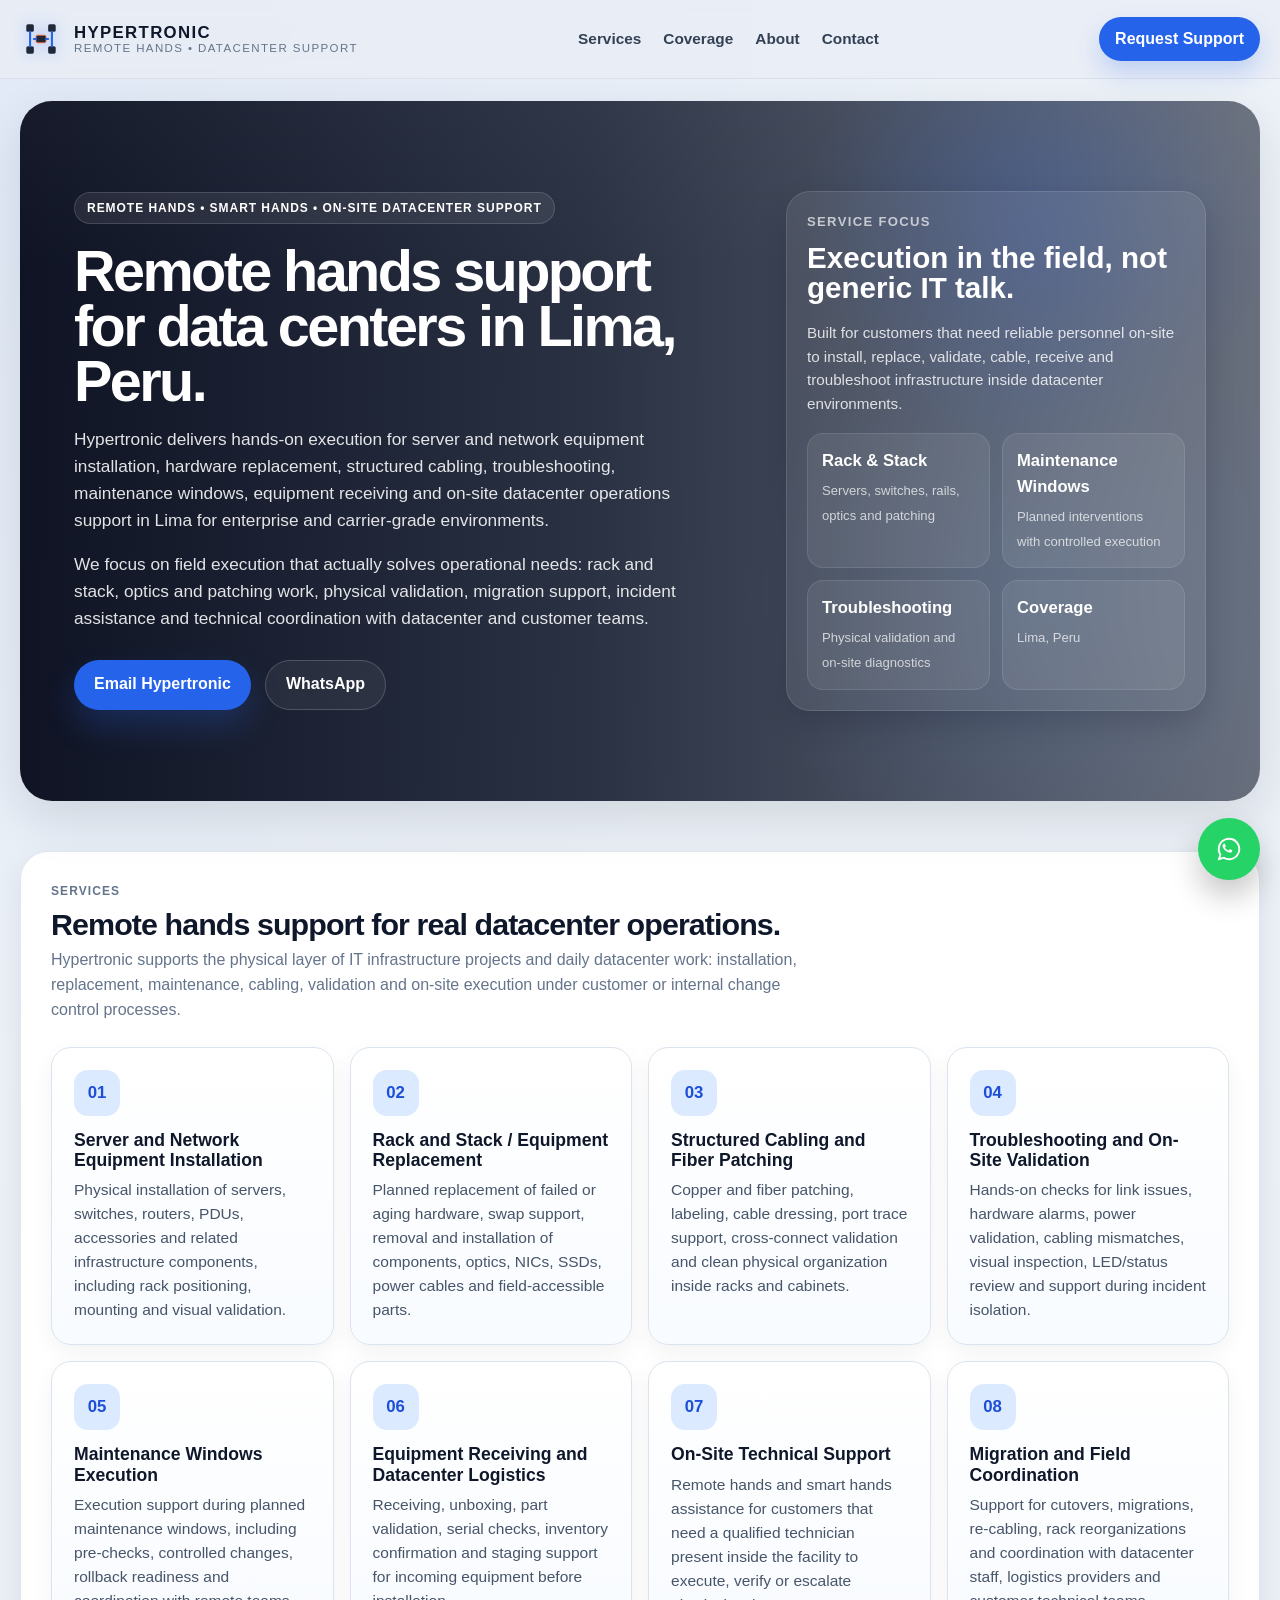
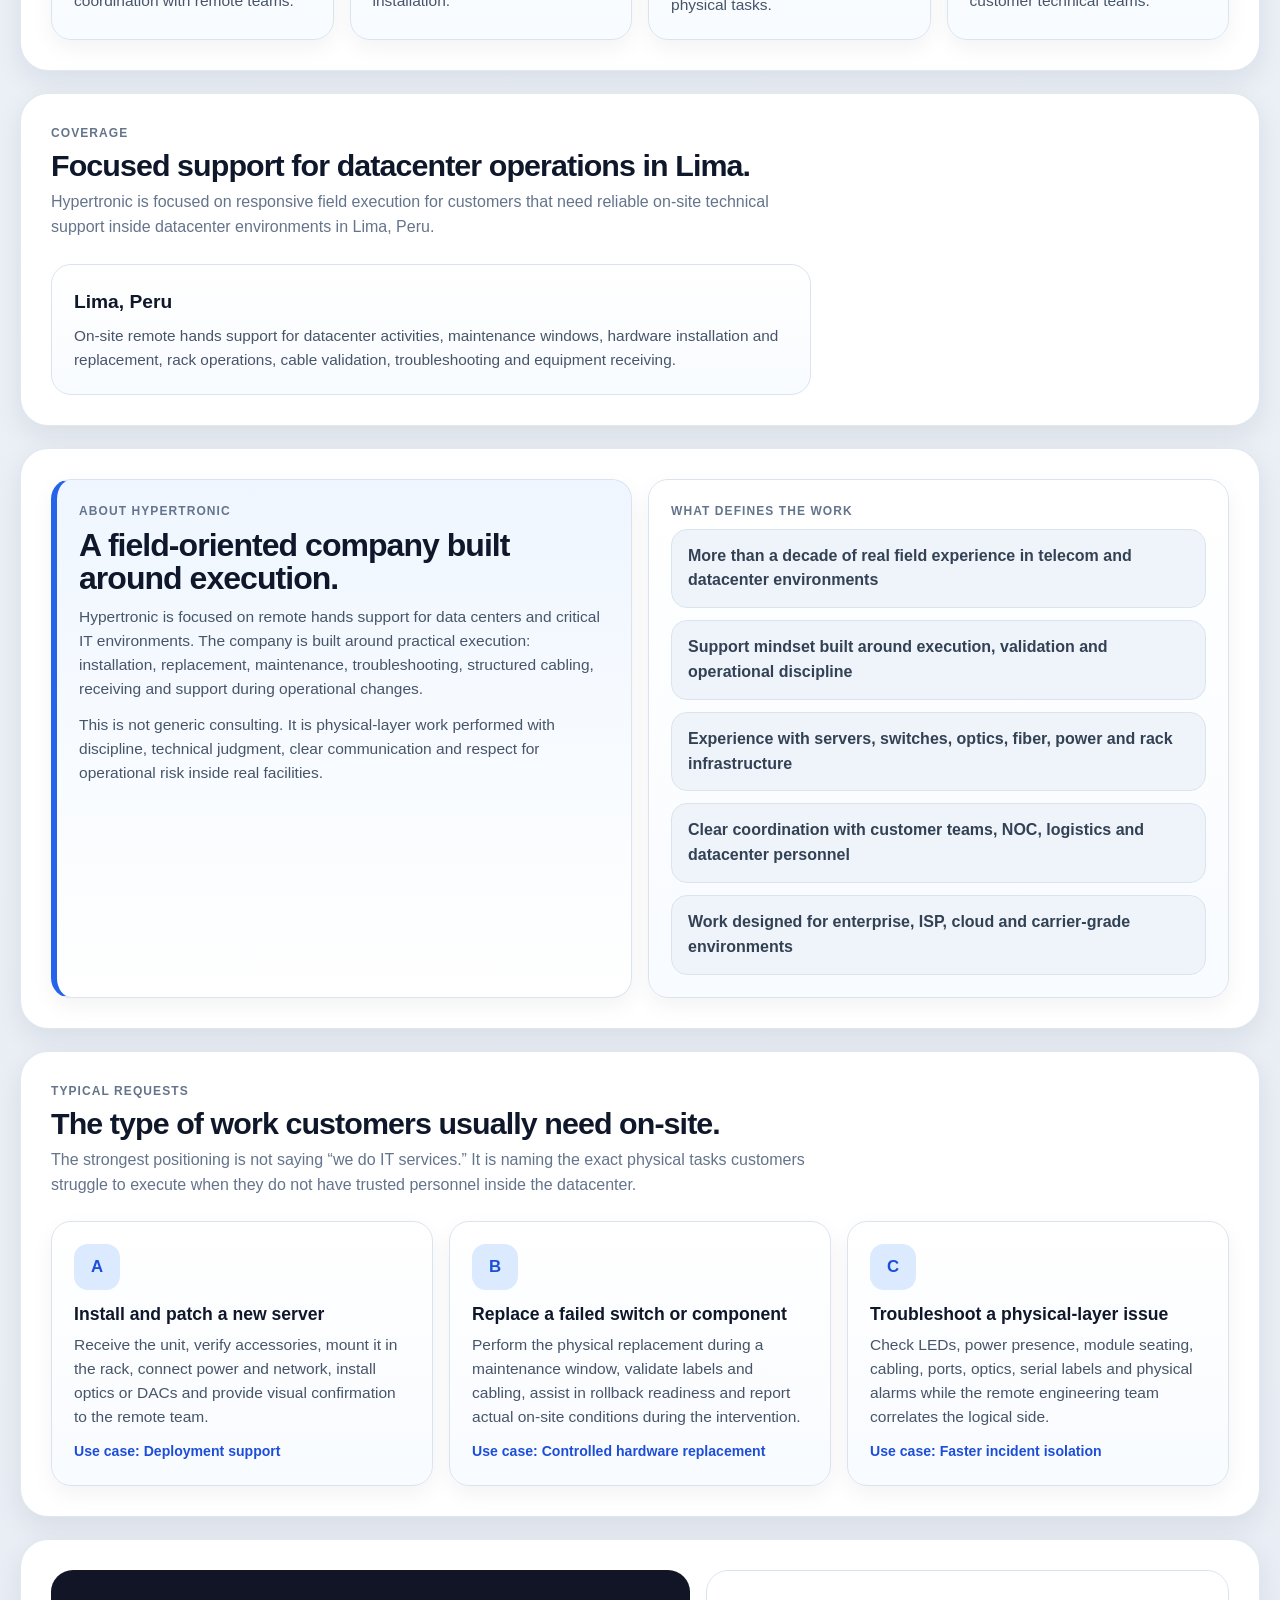
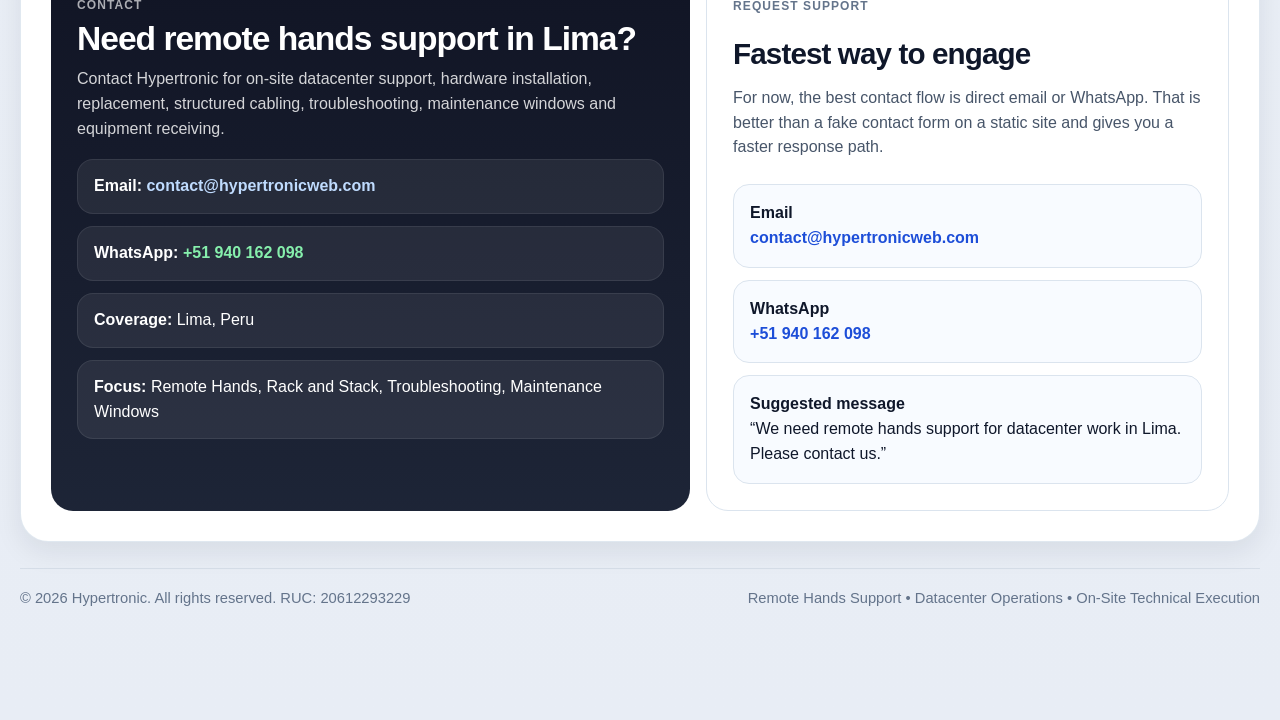
<file: index.html>
<!DOCTYPE html>
<html lang="en">
<head>
  <meta charset="UTF-8" />
  <meta name="viewport" content="width=device-width, initial-scale=1.0" />

  <title>Hypertronic | Remote Hands Support for Data Centers in Lima, Peru</title>
  <meta
    name="description"
    content="Hypertronic provides remote hands support, smart hands, rack and stack, server and network equipment installation, troubleshooting, maintenance windows, structured cabling and on-site datacenter support in Lima, Peru."
  />
  <meta
    name="keywords"
    content="remote hands support Lima, smart hands Lima, datacenter support Lima, rack and stack Lima, server installation Lima, network equipment replacement Lima, structured cabling Lima, maintenance window Lima, on-site technical support Lima Peru"
  />
  <meta name="author" content="Hypertronic" />
  <meta name="robots" content="index, follow" />

  <meta property="og:title" content="Hypertronic | Remote Hands Support for Data Centers in Lima, Peru" />
  <meta property="og:description" content="Remote hands support, rack and stack, troubleshooting, maintenance windows, cabling, equipment receiving and on-site datacenter operations support in Lima, Peru." />
  <meta property="og:type" content="website" />
  <meta property="og:url" content="https://hypertronicweb.com/" />
  <meta property="og:image" content="https://hypertronicweb.com/assets/logo-core.svg" />

  <meta name="twitter:card" content="summary_large_image" />
  <meta name="twitter:title" content="Hypertronic | Remote Hands Support in Lima" />
  <meta name="twitter:description" content="Datacenter remote hands support in Lima, Peru." />

  <link rel="canonical" href="https://hypertronicweb.com/" />
  <link rel="icon" href="assets/logo-core.svg" type="image/svg+xml" />

  <style>
    :root{
      --bg:#e9eef5;
      --surface:#ffffff;
      --surface-soft:#f8fbff;
      --surface-muted:#eef4fa;
      --text:#0f172a;
      --muted:#64748b;
      --line:#dbe4ee;
      --primary:#2563eb;
      --primary-dark:#1d4ed8;
      --primary-soft:#dbeafe;
      --shadow-lg:0 18px 50px rgba(15,23,42,.12);
      --shadow-md:0 10px 28px rgba(15,23,42,.08);
      --radius-xl:28px;
      --max:1240px;
    }

    *{margin:0;padding:0;box-sizing:border-box}
    html{scroll-behavior:smooth}

    body{
      font-family:Arial,sans-serif;
      background:
        radial-gradient(circle at top left, rgba(37,99,235,.06), transparent 26%),
        linear-gradient(180deg, #edf2f8 0%, #e8edf5 100%);
      color:var(--text);
      line-height:1.55;
    }

    a{text-decoration:none;color:inherit}
    img{display:block;max-width:100%}

    .container{
      width:min(calc(100% - 32px), var(--max));
      margin:auto;
    }

    .site-header{
      position:sticky;
      top:0;
      z-index:50;
      backdrop-filter:blur(10px);
      background:rgba(233,238,245,.78);
      border-bottom:1px solid rgba(15,23,42,.06);
    }

    .nav{
      min-height:78px;
      display:flex;
      align-items:center;
      justify-content:space-between;
      gap:20px;
    }

    .brand{
      display:flex;
      align-items:center;
      gap:12px;
      min-width:0;
    }

    .brand img{
      width:42px;
      height:42px;
      filter:drop-shadow(0 0 8px rgba(37,99,235,.35));
    }

    .brand-copy{
      display:flex;
      flex-direction:column;
      line-height:1.05;
    }

    .brand-copy strong{
      font-size:1.05rem;
      letter-spacing:.08em;
      font-weight:800;
    }

    .brand-copy span{
      font-size:.72rem;
      color:var(--muted);
      text-transform:uppercase;
      letter-spacing:.12em;
    }

    .nav-links{
      display:flex;
      align-items:center;
      gap:22px;
      flex-wrap:wrap;
    }

    .nav-links a{
      font-size:.96rem;
      color:#334155;
      font-weight:700;
    }

    .nav-links a:hover{color:var(--primary)}

    .nav-cta{
      display:inline-flex;
      align-items:center;
      justify-content:center;
      min-height:44px;
      padding:0 16px;
      border-radius:999px;
      background:var(--primary);
      color:#fff;
      font-weight:800;
      box-shadow:0 12px 24px rgba(37,99,235,.22);
    }

    .nav-cta:hover{background:var(--primary-dark)}

    .hero-wrap{
      padding:22px 0 0;
    }

    .hero{
      position:relative;
      overflow:hidden;
      min-height:700px;
      border-radius:32px;
      box-shadow:var(--shadow-lg);
      background:
        linear-gradient(90deg, rgba(2,6,23,.94) 0%, rgba(15,23,42,.88) 46%, rgba(15,23,42,.60) 100%),
        url('https://images.unsplash.com/photo-1518770660439-4636190af475?auto=format&fit=crop&w=1600&q=80');
      background-size:cover;
      background-position:center;
      color:#fff;
      isolation:isolate;
    }

    .hero::before{
      content:"";
      position:absolute;
      inset:0;
      background:
        linear-gradient(180deg, rgba(255,255,255,.03), transparent 24%),
        radial-gradient(circle at 82% 18%, rgba(37,99,235,.22), transparent 20%),
        radial-gradient(circle at 82% 70%, rgba(96,165,250,.12), transparent 26%);
      z-index:0;
      pointer-events:none;
    }

    .hero-grid{
      position:relative;
      z-index:1;
      display:grid;
      grid-template-columns:1.15fr .85fr;
      gap:40px;
      align-items:center;
      min-height:700px;
      padding:54px;
    }

    .hero-copy{
      max-width:100%;
    }

    .eyebrow{
      display:inline-flex;
      align-items:center;
      gap:8px;
      min-height:32px;
      padding:0 12px;
      border-radius:999px;
      background:rgba(255,255,255,.08);
      border:1px solid rgba(255,255,255,.14);
      font-size:12px;
      font-weight:800;
      text-transform:uppercase;
      letter-spacing:.08em;
      margin-bottom:20px;
    }

    .hero h1{
      font-size:clamp(2.7rem, 4.5vw, 4.8rem);
      line-height:.95;
      letter-spacing:-.045em;
      font-weight:900;
      max-width:900px;
    }

    .hero p{
      margin-top:18px;
      max-width:760px;
      color:rgba(255,255,255,.88);
      font-size:1.08rem;
    }

    .hero-actions{
      display:flex;
      flex-wrap:wrap;
      gap:14px;
      margin-top:28px;
    }

    .btn{
      display:inline-flex;
      align-items:center;
      justify-content:center;
      min-height:50px;
      padding:0 20px;
      border-radius:999px;
      font-weight:800;
      transition:.18s ease;
    }

    .btn-primary{
      background:var(--primary);
      color:#fff;
      box-shadow:0 16px 32px rgba(37,99,235,.24);
    }

    .btn-primary:hover{
      transform:translateY(-1px);
      background:var(--primary-dark);
    }

    .btn-secondary{
      color:#fff;
      border:1px solid rgba(255,255,255,.18);
      background:rgba(255,255,255,.06);
    }

    .btn-secondary:hover{
      background:rgba(255,255,255,.11);
      transform:translateY(-1px);
    }

    .hero-panel{
      justify-self:end;
      width:min(100%, 420px);
      background:rgba(255,255,255,.08);
      border:1px solid rgba(255,255,255,.11);
      border-radius:24px;
      padding:20px;
      backdrop-filter:blur(10px);
      box-shadow:0 12px 30px rgba(2,6,23,.16);
    }

    .hero-panel h3{
      font-size:.82rem;
      text-transform:uppercase;
      letter-spacing:.1em;
      color:rgba(255,255,255,.68);
      margin-bottom:10px;
    }

    .hero-panel .headline{
      font-size:1.85rem;
      line-height:1.02;
      font-weight:900;
      margin-bottom:10px;
    }

    .hero-panel p{
      color:rgba(255,255,255,.82);
      font-size:.95rem;
    }

    .hero-metrics{
      display:grid;
      grid-template-columns:1fr 1fr;
      gap:12px;
      margin-top:18px;
    }

    .metric{
      background:rgba(255,255,255,.07);
      border:1px solid rgba(255,255,255,.1);
      border-radius:16px;
      padding:14px;
    }

    .metric strong{
      display:block;
      font-size:1.04rem;
      margin-bottom:4px;
    }

    .metric span{
      font-size:.82rem;
      color:rgba(255,255,255,.72);
    }

    main{
      padding:28px 0 70px;
    }

    .section{
      margin-top:22px;
    }

    .section-shell{
      background:var(--surface);
      border:1px solid rgba(219,228,238,.85);
      border-radius:var(--radius-xl);
      box-shadow:var(--shadow-md);
      overflow:hidden;
    }

    .section-top{
      display:flex;
      justify-content:space-between;
      align-items:end;
      gap:20px;
      padding:30px 30px 0;
    }

    .section-heading{
      max-width:860px;
    }

    .section-kicker{
      font-size:12px;
      text-transform:uppercase;
      letter-spacing:.09em;
      color:var(--muted);
      font-weight:800;
      margin-bottom:8px;
    }

    .section h2{
      font-size:clamp(1.9rem, 2vw, 2.7rem);
      line-height:1.04;
      letter-spacing:-.03em;
    }

    .section-top p{
      max-width:760px;
      color:var(--muted);
      margin-top:8px;
    }

    .section-body{
      padding:24px 30px 30px;
    }

    .grid{
      display:grid;
      gap:16px;
    }

    .grid-4{grid-template-columns:repeat(4, 1fr)}
    .grid-3{grid-template-columns:repeat(3, 1fr)}
    .grid-2{grid-template-columns:repeat(2, 1fr)}

    .card{
      background:linear-gradient(180deg, #ffffff 0%, #f8fbff 100%);
      border:1px solid var(--line);
      border-radius:20px;
      padding:22px;
      box-shadow:0 8px 22px rgba(15,23,42,.05);
      transition:.18s ease;
    }

    .card:hover{
      transform:translateY(-3px);
      box-shadow:0 16px 32px rgba(15,23,42,.08);
    }

    .card-icon{
      width:46px;
      height:46px;
      border-radius:14px;
      display:inline-flex;
      align-items:center;
      justify-content:center;
      background:var(--primary-soft);
      color:var(--primary-dark);
      font-size:1.05rem;
      font-weight:900;
      margin-bottom:14px;
    }

    .card h3{
      font-size:1.1rem;
      line-height:1.15;
      margin-bottom:8px;
    }

    .card p{
      color:#475569;
      font-size:.97rem;
    }

    .card small{
      display:block;
      margin-top:12px;
      color:var(--primary-dark);
      font-weight:700;
      font-size:.88rem;
    }

    .split{
      display:grid;
      grid-template-columns:1fr 1fr;
      gap:16px;
    }

    .list{
      list-style:none;
      display:grid;
      gap:12px;
    }

    .list li{
      padding:14px 16px;
      border-radius:16px;
      background:var(--surface-muted);
      border:1px solid var(--line);
      color:#334155;
      font-weight:700;
    }

    .feature-panel{
      background:linear-gradient(180deg, #eff6ff 0%, #ffffff 100%);
      border-left:6px solid var(--primary);
    }

    .feature-panel p{color:#475569}

    .coverage-grid{
      display:grid;
      grid-template-columns:1fr;
      gap:16px;
      max-width:760px;
    }

    .coverage-card{
      border-radius:20px;
      padding:22px;
      border:1px solid var(--line);
      background:linear-gradient(180deg, #ffffff 0%, #f8fbff 100%);
    }

    .coverage-card h3{
      margin-bottom:8px;
      font-size:1.2rem;
    }

    .coverage-card p{
      color:#475569;
      font-size:.96rem;
    }

    .contact-box{
      display:grid;
      grid-template-columns:1.1fr .9fr;
      gap:16px;
    }

    .contact-card{
      border-radius:22px;
      padding:26px;
    }

    .contact-dark{
      background:
        linear-gradient(180deg, rgba(2,6,23,.94) 0%, rgba(15,23,42,.94) 100%),
        url('https://images.unsplash.com/photo-1518770660439-4636190af475?auto=format&fit=crop&w=1600&q=80');
      background-size:cover;
      background-position:center;
      color:#fff;
    }

    .contact-dark p{color:rgba(255,255,255,.82)}

    .contact-points{
      list-style:none;
      display:grid;
      gap:12px;
      margin-top:18px;
    }

    .contact-points li{
      padding:14px 16px;
      border-radius:16px;
      background:rgba(255,255,255,.07);
      border:1px solid rgba(255,255,255,.08);
    }

    .contact-light{
      background:#fff;
      border:1px solid var(--line);
      display:flex;
      flex-direction:column;
      justify-content:center;
      gap:16px;
    }

    .contact-light p{
      color:#475569;
    }

    .cta-stack{
      display:grid;
      gap:12px;
      margin-top:8px;
    }

    .cta-card{
      border:1px solid var(--line);
      background:var(--surface-soft);
      border-radius:16px;
      padding:16px;
    }

    .mail-link{
      color:var(--primary-dark);
      font-weight:800;
      word-break:break-word;
    }

    .mail-link:hover{text-decoration:underline}

    .wa-link{
      display:inline-flex;
      align-items:center;
      gap:8px;
      color:#86efac;
      font-weight:800;
    }

    .wa-link:hover{color:#bbf7d0}

    footer{
      padding:26px 0 40px;
    }

    .footer-bar{
      display:flex;
      justify-content:space-between;
      gap:16px;
      color:var(--muted);
      font-size:.92rem;
      border-top:1px solid rgba(148,163,184,.22);
      padding-top:18px;
    }

    .whatsapp-float{
      position:fixed;
      right:20px;
      bottom:20px;
      z-index:120;
      width:62px;
      height:62px;
      border-radius:50%;
      background:#25D366;
      display:flex;
      align-items:center;
      justify-content:center;
      box-shadow:0 16px 30px rgba(0,0,0,.22);
      transition:.18s ease;
    }

    .whatsapp-float:hover{
      transform:translateY(-2px) scale(1.03);
    }

    .whatsapp-float svg{
      width:28px;
      height:28px;
    }

    @media (max-width: 1180px){
      .hero-grid{
        grid-template-columns:1fr;
        align-items:start;
        justify-items:center;
        text-align:center;
      }

      .hero-copy{
        display:flex;
        flex-direction:column;
        align-items:center;
      }

      .hero-panel{
        justify-self:center;
      }
    }

    @media (max-width: 860px){
      .grid-4,
      .grid-3,
      .grid-2,
      .split,
      .contact-box{
        grid-template-columns:1fr;
      }

      .nav{
        flex-wrap:wrap;
        justify-content:center;
        padding:14px 0;
      }

      .nav-links{
        justify-content:center;
      }

      .hero{
        min-height:auto;
      }

      .hero-grid{
        min-height:auto;
        padding:30px 22px;
      }

      .section-top,
      .footer-bar{
        flex-direction:column;
        align-items:start;
      }

      .section-top,
      .section-body{
        padding-left:22px;
        padding-right:22px;
      }
    }
  </style>
</head>
<body>

  <header class="site-header">
    <div class="container nav">
      <a href="#top" class="brand" aria-label="Hypertronic Home">
        <img src="assets/logo-core.svg" alt="Hypertronic logo">
        <div class="brand-copy">
          <strong>HYPERTRONIC</strong>
          <span>Remote Hands • Datacenter Support</span>
        </div>
      </a>

      <nav class="nav-links">
        <a href="#services">Services</a>
        <a href="#coverage">Coverage</a>
        <a href="#about">About</a>
        <a href="#contact">Contact</a>
      </nav>

      <a href="#contact" class="nav-cta">Request Support</a>
    </div>
  </header>

  <div class="hero-wrap" id="top">
    <div class="container">
      <section class="hero">
        <div class="hero-grid">
          <div class="hero-copy">
            <div class="eyebrow">Remote Hands • Smart Hands • On-Site Datacenter Support</div>
            <h1>Remote hands support for data centers in Lima, Peru.</h1>
            <p>
              Hypertronic delivers hands-on execution for server and network equipment installation,
              hardware replacement, structured cabling, troubleshooting, maintenance windows, equipment receiving
              and on-site datacenter operations support in Lima for enterprise and carrier-grade environments.
            </p>
            <p>
              We focus on field execution that actually solves operational needs: rack and stack,
              optics and patching work, physical validation, migration support, incident assistance
              and technical coordination with datacenter and customer teams.
            </p>

            <div class="hero-actions">
              <a href="mailto:contact@hypertronicweb.com" class="btn btn-primary">Email Hypertronic</a>
              <a href="https://wa.me/51940162098" target="_blank" rel="noopener noreferrer" class="btn btn-secondary">WhatsApp</a>
            </div>
          </div>

          <aside class="hero-panel">
            <h3>Service Focus</h3>
            <div class="headline">Execution in the field, not generic IT talk.</div>
            <p>
              Built for customers that need reliable personnel on-site to install, replace, validate,
              cable, receive and troubleshoot infrastructure inside datacenter environments.
            </p>

            <div class="hero-metrics">
              <div class="metric">
                <strong>Rack & Stack</strong>
                <span>Servers, switches, rails, optics and patching</span>
              </div>
              <div class="metric">
                <strong>Maintenance Windows</strong>
                <span>Planned interventions with controlled execution</span>
              </div>
              <div class="metric">
                <strong>Troubleshooting</strong>
                <span>Physical validation and on-site diagnostics</span>
              </div>
              <div class="metric">
                <strong>Coverage</strong>
                <span>Lima, Peru</span>
              </div>
            </div>
          </aside>
        </div>
      </section>
    </div>
  </div>

  <main>
    <div class="container">

      <section class="section" id="services">
        <div class="section-shell">
          <div class="section-top">
            <div class="section-heading">
              <div class="section-kicker">Services</div>
              <h2>Remote hands support for real datacenter operations.</h2>
              <p>
                Hypertronic supports the physical layer of IT infrastructure projects and daily datacenter work:
                installation, replacement, maintenance, cabling, validation and on-site execution under customer
                or internal change control processes.
              </p>
            </div>
          </div>

          <div class="section-body">
            <div class="grid grid-4">
              <article class="card">
                <div class="card-icon">01</div>
                <h3>Server and Network Equipment Installation</h3>
                <p>
                  Physical installation of servers, switches, routers, PDUs, accessories and related infrastructure
                  components, including rack positioning, mounting and visual validation.
                </p>
              </article>

              <article class="card">
                <div class="card-icon">02</div>
                <h3>Rack and Stack / Equipment Replacement</h3>
                <p>
                  Planned replacement of failed or aging hardware, swap support, removal and installation
                  of components, optics, NICs, SSDs, power cables and field-accessible parts.
                </p>
              </article>

              <article class="card">
                <div class="card-icon">03</div>
                <h3>Structured Cabling and Fiber Patching</h3>
                <p>
                  Copper and fiber patching, labeling, cable dressing, port trace support, cross-connect validation
                  and clean physical organization inside racks and cabinets.
                </p>
              </article>

              <article class="card">
                <div class="card-icon">04</div>
                <h3>Troubleshooting and On-Site Validation</h3>
                <p>
                  Hands-on checks for link issues, hardware alarms, power validation, cabling mismatches,
                  visual inspection, LED/status review and support during incident isolation.
                </p>
              </article>
            </div>

            <div class="grid grid-4" style="margin-top:16px;">
              <article class="card">
                <div class="card-icon">05</div>
                <h3>Maintenance Windows Execution</h3>
                <p>
                  Execution support during planned maintenance windows, including pre-checks,
                  controlled changes, rollback readiness and coordination with remote teams.
                </p>
              </article>

              <article class="card">
                <div class="card-icon">06</div>
                <h3>Equipment Receiving and Datacenter Logistics</h3>
                <p>
                  Receiving, unboxing, part validation, serial checks, inventory confirmation and staging
                  support for incoming equipment before installation.
                </p>
              </article>

              <article class="card">
                <div class="card-icon">07</div>
                <h3>On-Site Technical Support</h3>
                <p>
                  Remote hands and smart hands assistance for customers that need a qualified technician
                  present inside the facility to execute, verify or escalate physical tasks.
                </p>
              </article>

              <article class="card">
                <div class="card-icon">08</div>
                <h3>Migration and Field Coordination</h3>
                <p>
                  Support for cutovers, migrations, re-cabling, rack reorganizations and coordination
                  with datacenter staff, logistics providers and customer technical teams.
                </p>
              </article>
            </div>
          </div>
        </div>
      </section>

      <section class="section" id="coverage">
        <div class="section-shell">
          <div class="section-top">
            <div class="section-heading">
              <div class="section-kicker">Coverage</div>
              <h2>Focused support for datacenter operations in Lima.</h2>
              <p>
                Hypertronic is focused on responsive field execution for customers that need reliable
                on-site technical support inside datacenter environments in Lima, Peru.
              </p>
            </div>
          </div>

          <div class="section-body">
            <div class="coverage-grid">
              <article class="coverage-card">
                <h3>Lima, Peru</h3>
                <p>
                  On-site remote hands support for datacenter activities, maintenance windows,
                  hardware installation and replacement, rack operations, cable validation,
                  troubleshooting and equipment receiving.
                </p>
              </article>
            </div>
          </div>
        </div>
      </section>

      <section class="section" id="about">
        <div class="section-shell">
          <div class="section-body" style="padding-top:30px;">
            <div class="split">
              <article class="card feature-panel">
                <div class="section-kicker">About Hypertronic</div>
                <h2 style="font-size:2rem; margin-bottom:10px;">A field-oriented company built around execution.</h2>
                <p>
                  Hypertronic is focused on remote hands support for data centers and critical IT environments.
                  The company is built around practical execution: installation, replacement, maintenance,
                  troubleshooting, structured cabling, receiving and support during operational changes.
                </p>
                <p style="margin-top:12px;">
                  This is not generic consulting. It is physical-layer work performed with discipline,
                  technical judgment, clear communication and respect for operational risk inside real facilities.
                </p>
              </article>

              <article class="card">
                <div class="section-kicker">What defines the work</div>
                <ul class="list">
                  <li>More than a decade of real field experience in telecom and datacenter environments</li>
                  <li>Support mindset built around execution, validation and operational discipline</li>
                  <li>Experience with servers, switches, optics, fiber, power and rack infrastructure</li>
                  <li>Clear coordination with customer teams, NOC, logistics and datacenter personnel</li>
                  <li>Work designed for enterprise, ISP, cloud and carrier-grade environments</li>
                </ul>
              </article>
            </div>
          </div>
        </div>
      </section>

      <section class="section">
        <div class="section-shell">
          <div class="section-top">
            <div class="section-heading">
              <div class="section-kicker">Typical Requests</div>
              <h2>The type of work customers usually need on-site.</h2>
              <p>
                The strongest positioning is not saying “we do IT services.” It is naming the exact physical tasks
                customers struggle to execute when they do not have trusted personnel inside the datacenter.
              </p>
            </div>
          </div>

          <div class="section-body">
            <div class="grid grid-3">
              <article class="card">
                <div class="card-icon">A</div>
                <h3>Install and patch a new server</h3>
                <p>
                  Receive the unit, verify accessories, mount it in the rack, connect power and network,
                  install optics or DACs and provide visual confirmation to the remote team.
                </p>
                <small>Use case: Deployment support</small>
              </article>

              <article class="card">
                <div class="card-icon">B</div>
                <h3>Replace a failed switch or component</h3>
                <p>
                  Perform the physical replacement during a maintenance window, validate labels and cabling,
                  assist in rollback readiness and report actual on-site conditions during the intervention.
                </p>
                <small>Use case: Controlled hardware replacement</small>
              </article>

              <article class="card">
                <div class="card-icon">C</div>
                <h3>Troubleshoot a physical-layer issue</h3>
                <p>
                  Check LEDs, power presence, module seating, cabling, ports, optics, serial labels and
                  physical alarms while the remote engineering team correlates the logical side.
                </p>
                <small>Use case: Faster incident isolation</small>
              </article>
            </div>
          </div>
        </div>
      </section>

      <section class="section" id="contact">
        <div class="section-shell">
          <div class="section-body" style="padding-top:30px;">
            <div class="contact-box">
              <article class="contact-card contact-dark">
                <div class="section-kicker" style="color:rgba(255,255,255,.65);">Contact</div>
                <h2 style="font-size:2.1rem; margin-bottom:10px;">Need remote hands support in Lima?</h2>
                <p>
                  Contact Hypertronic for on-site datacenter support, hardware installation,
                  replacement, structured cabling, troubleshooting, maintenance windows and equipment receiving.
                </p>

                <ul class="contact-points">
                  <li>
                    <strong>Email:</strong>
                    <a href="mailto:contact@hypertronicweb.com" class="wa-link" style="color:#bfdbfe;">
                      contact@hypertronicweb.com
                    </a>
                  </li>
                  <li>
                    <strong>WhatsApp:</strong>
                    <a href="https://wa.me/51940162098" target="_blank" rel="noopener noreferrer" class="wa-link">
                      +51 940 162 098
                    </a>
                  </li>
                  <li><strong>Coverage:</strong> Lima, Peru</li>
                  <li><strong>Focus:</strong> Remote Hands, Rack and Stack, Troubleshooting, Maintenance Windows</li>
                </ul>
              </article>

              <article class="contact-card contact-light">
                <div class="section-kicker">Request Support</div>
                <h2 style="font-size:1.85rem;">Fastest way to engage</h2>
                <p>
                  For now, the best contact flow is direct email or WhatsApp. That is better than a fake contact form
                  on a static site and gives you a faster response path.
                </p>

                <div class="cta-stack">
                  <div class="cta-card">
                    <strong>Email</strong><br />
                    <a class="mail-link" href="mailto:contact@hypertronicweb.com">contact@hypertronicweb.com</a>
                  </div>

                  <div class="cta-card">
                    <strong>WhatsApp</strong><br />
                    <a class="mail-link" href="https://wa.me/51940162098" target="_blank" rel="noopener noreferrer">+51 940 162 098</a>
                  </div>

                  <div class="cta-card">
                    <strong>Suggested message</strong><br />
                    “We need remote hands support for datacenter work in Lima. Please contact us.”
                  </div>
                </div>
              </article>
            </div>
          </div>
        </div>
      </section>

      <footer>
        <div class="footer-bar">
          <span>© 2026 Hypertronic. All rights reserved. RUC: 20612293229</span>
          <span>Remote Hands Support • Datacenter Operations • On-Site Technical Execution</span>
        </div>
      </footer>

    </div>
  </main>

  <a href="https://wa.me/51940162098" class="whatsapp-float" target="_blank" rel="noopener noreferrer" aria-label="Chat on WhatsApp">
    <svg viewBox="0 0 32 32" aria-hidden="true">
      <path fill="white" d="M19.11 17.29c-.27-.14-1.6-.79-1.85-.88-.25-.09-.43-.14-.61.14-.18.27-.7.88-.86 1.06-.16.18-.32.2-.59.07-.27-.14-1.13-.42-2.15-1.35-.8-.71-1.34-1.58-1.5-1.85-.16-.27-.02-.42.12-.55.12-.12.27-.32.41-.48.14-.16.18-.27.27-.45.09-.18.05-.34-.02-.48-.07-.14-.61-1.47-.84-2.01-.22-.53-.45-.45-.61-.46h-.52c-.18 0-.48.07-.73.34-.25.27-.95.93-.95 2.26s.98 2.62 1.11 2.8c.14.18 1.92 2.93 4.65 4.11.65.28 1.15.45 1.55.58.65.2 1.24.17 1.7.1.52-.08 1.6-.65 1.83-1.28.23-.63.23-1.17.16-1.28-.07-.11-.25-.18-.52-.32z"/>
      <path fill="white" d="M16.03 3.2c-7.08 0-12.82 5.74-12.82 12.82 0 2.27.59 4.48 1.72 6.42L3 29l6.76-1.77a12.77 12.77 0 0 0 6.27 1.61h.01c7.07 0 12.81-5.75 12.81-12.82 0-3.43-1.34-6.66-3.77-9.08A12.73 12.73 0 0 0 16.03 3.2zm0 23.47h-.01a10.6 10.6 0 0 1-5.4-1.48l-.39-.23-4.01 1.05 1.07-3.91-.25-.4a10.64 10.64 0 1 1 8.99 4.97z"/>
    </svg>
  </a>

</body>
</html>
</file>
